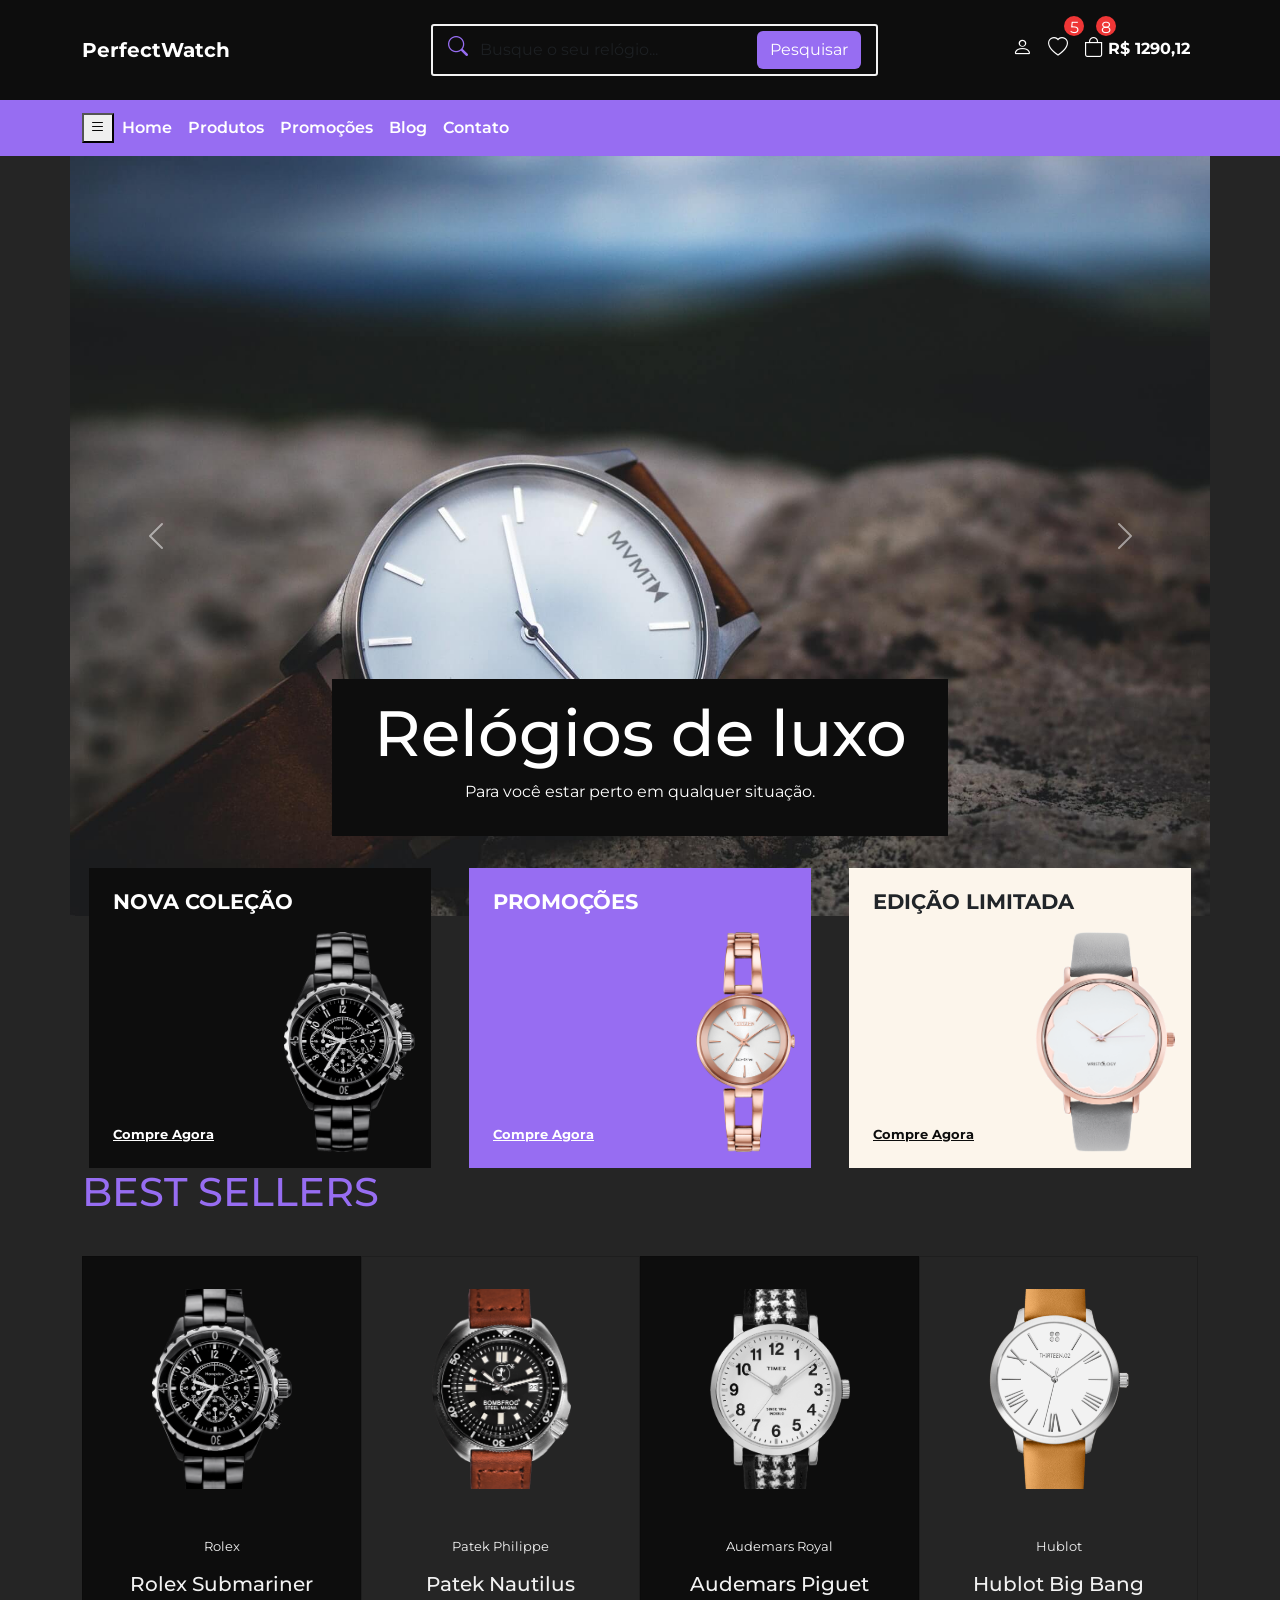
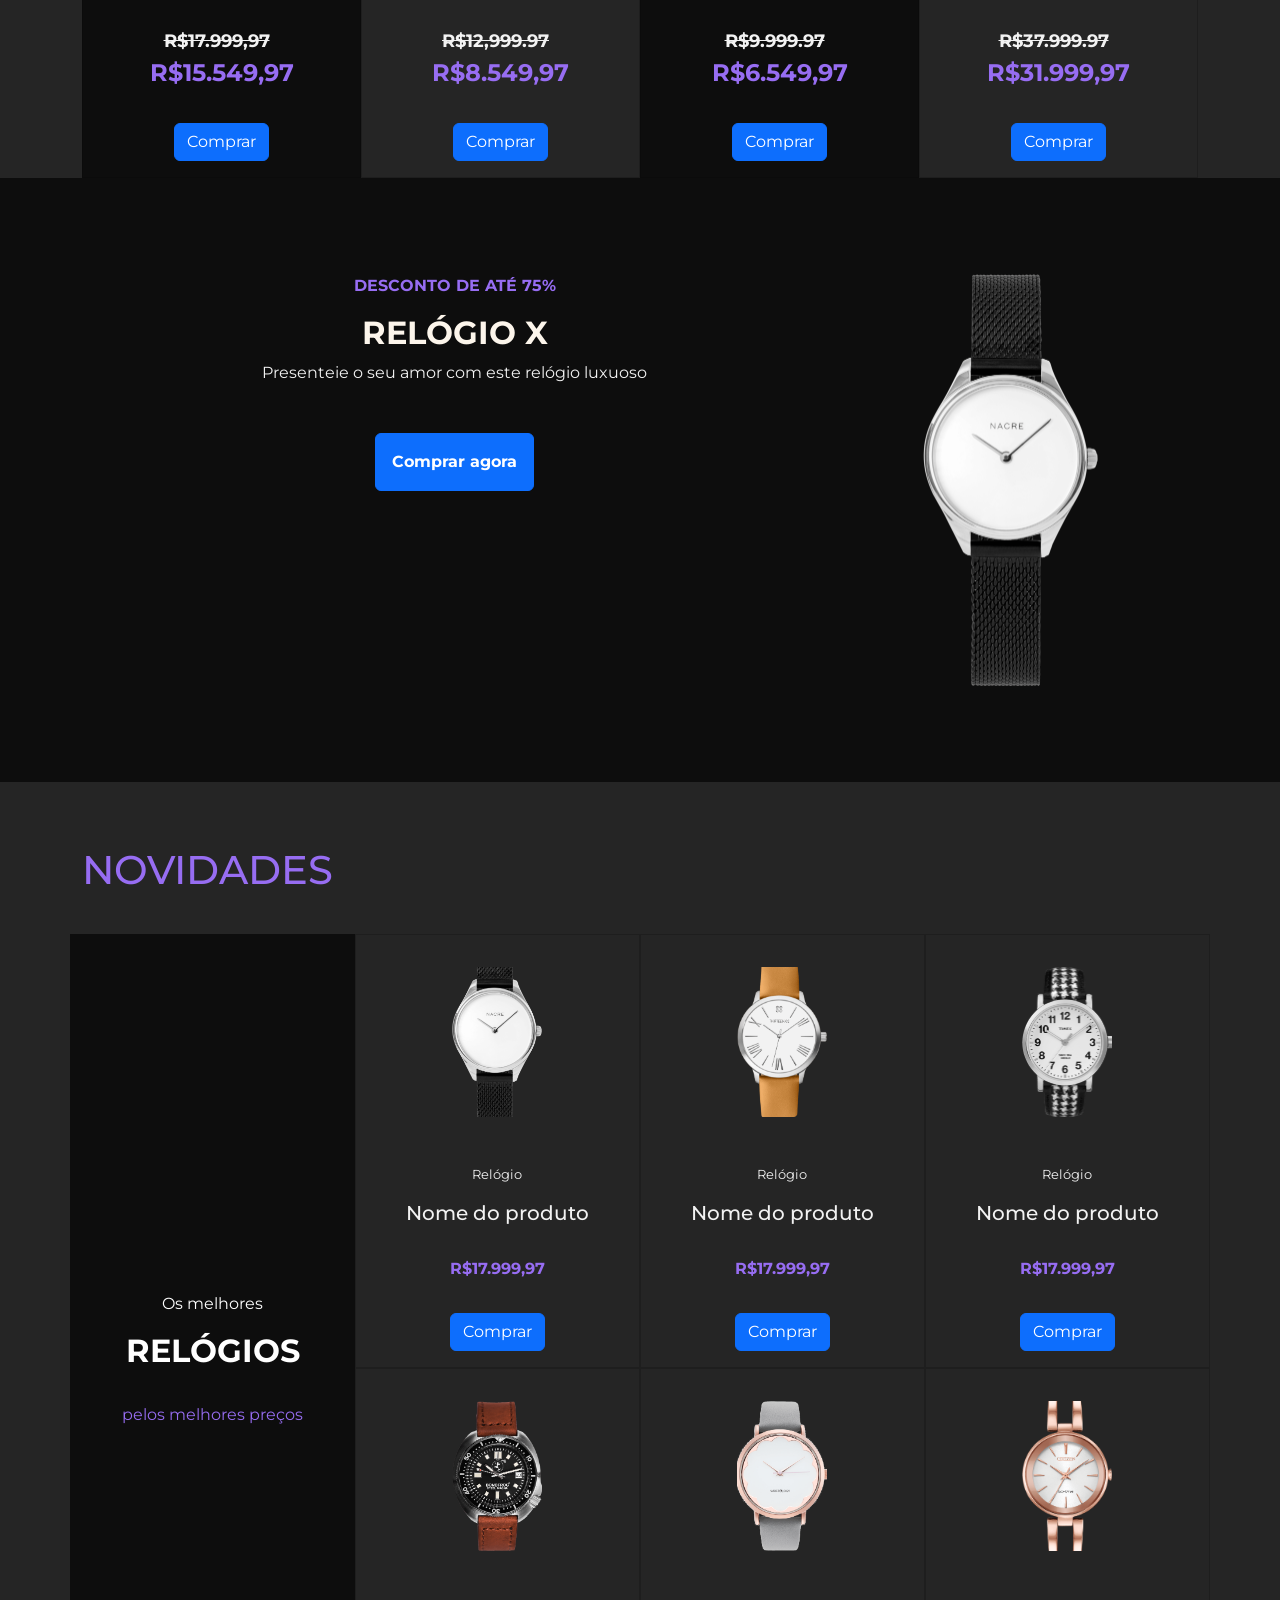
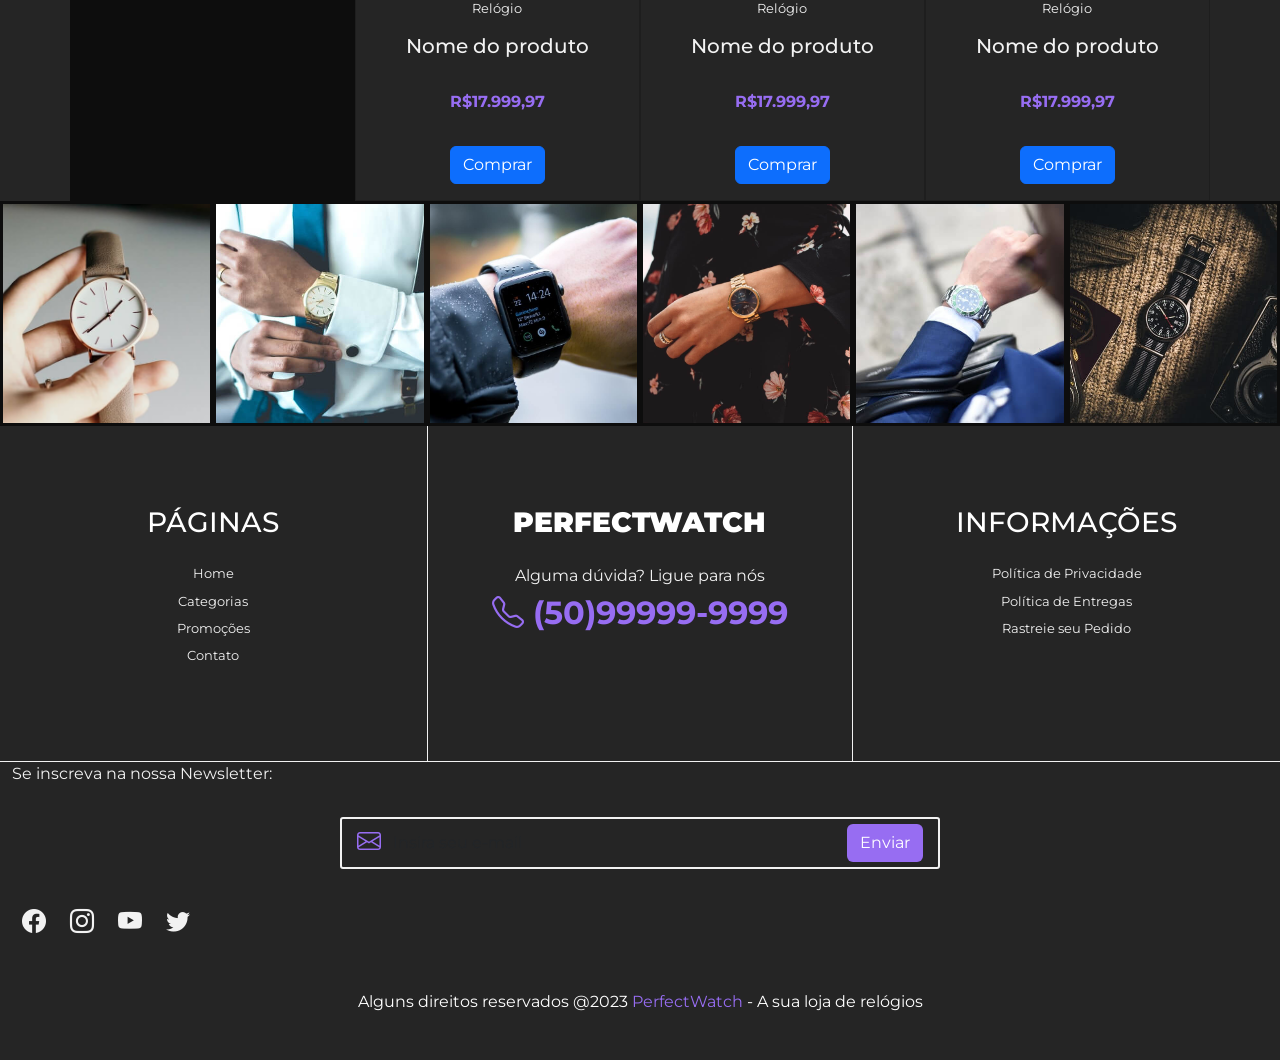
<file: ex12_projeto-perfectwatch_Alunos/PerfectWatch (Completo)/index.html>
<!DOCTYPE html>
<html lang="pt-br">
<head>
  <meta charset="UTF-8">
  <meta http-equiv="X-UA-Compatible" content="IE=edge">
  <meta name="viewport" content="width=device-width, initial-scale=1.0">
  <title>PerfectWatch</title>

  <!-- Favicon -->
  <link rel="shortcut icon" href="img/favicon.ico" type="image/x-icon">

  <!-- Google fonts -->
  <link rel="preconnect" href="https://fonts.googleapis.com">
  <link rel="preconnect" href="https://fonts.gstatic.com" crossorigin>
  <link href="https://fonts.googleapis.com/css2?family=Montserrat:ital,wght@0,100;0,200;0,300;0,400;0,500;0,600;0,700;0,800;0,900;1,100;1,200;1,300;1,400;1,500;1,600;1,700;1,800;1,900&display=swap" rel="stylesheet">

  <!-- Link (Bootstrap) -->
  <link href="https://cdn.jsdelivr.net/npm/bootstrap@5.3.1/dist/css/bootstrap.min.css" rel="stylesheet" integrity="sha384-4bw+/aepP/YC94hEpVNVgiZdgIC5+VKNBQNGCHeKRQN+PtmoHDEXuppvnDJzQIu9" crossorigin="anonymous">
 
  <!-- Link para (Bootstrap Icons) -->
  <link rel="stylesheet" href="https://cdn.jsdelivr.net/npm/bootstrap-icons@1.10.5/font/bootstrap-icons.css">

  <!-- Link CSS (Próprio) -->
  <link rel="stylesheet" href="css/styles.css">

  <!-- JavaScript Bundle with Popper -->
  <script src="https://cdn.jsdelivr.net/npm/bootstrap@5.3.1/dist/js/bootstrap.bundle.min.js" integrity="sha384-HwwvtgBNo3bZJJLYd8oVXjrBZt8cqVSpeBNS5n7C8IVInixGAoxmnlMuBnhbgrkm" crossorigin="anonymous" defer></script>
 
</head>
<body>
  <!-- NAVBAR -->
  <!-- Primeira Barra de Navegação -->
  <nav class="navbar navbar-expand-lg destaque py-4 px-2" id="navbar">
    <div class="container">
      <!-- Marca ou Logo -->
      <a class="navbar-brand" href="#">PerfectWatch</a>

      <!-- Itens da barra de navegação -->
      <div id="navbar-items">
        <div></div>

        <!-- Formulário de Busca -->
        <form class="d-flex" id="search-form">
          <i class="bi bi-search primary-color"></i>
          <input class="form-control me-2" type="search" placeholder="Busque o seu relógio..." aria-label="Search">
          <button class="btn secondary-bg-color" type="submit">Pesquisar</button>
        </form>

        <!-- Ícones da barra de navegação -->
        <ul class="navbar-nav mb-2 mb-lg-0">
          <li class="nav-item">
            <a class="nav-link" href="#">
              <i class="bi bi-person"></i>
            </a>
          </li>
          <li class="nav-item">
            <a class="nav-link" href="#">
              <i class="bi bi-heart"></i>
            </a>
            <span class="qty-info">5</span>
          </li>
          <li class="nav-item" id="bag-item">
            <a class="nav-link" href="#">
              <i class="bi bi-bag"></i>
              <b>R$ 1290,12</b>
            </a>
            <span class="qty-info">8</span>
          </li>
        </ul>
      </div>
    </div>
  </nav>

  <!-- Barra de Navegação Inferior -->
  <nav class="navbar navbar-expand-lg secondary-bg-color p-2" id="bottom-navbar-container">
    <div class="container">
      <!-- Botão para mostrar/esconder o menu -->
      <button class="mnavbar-toggler" type="button" data-bs-toggle="collapse" data-bs-target="#bottom-navbar" aria-controls="bottom-navbar" aria-expanded="false" aria-label="Toggle navigation">
        <i class="bi bi-list"></i>
      </button>

      <!-- Itens do menu de navegação inferior -->
      <ul class="navbar-nav mb-2 mb-lg-0 collapse navbar-collapse" id="bottom-navbar">
        <li class="bav-item sobre">
          <a class="nav-link" href="#">
            Home
          </a>
        </li>
        <li class="bav-item sobre">
          <a class="nav-link" href="#">
            Produtos
          </a>
        </li>
        <li class="bav-item sobre">
          <a class="nav-link" href="#">
            Promoções
          </a>
        </li>
        <li class="bav-item sobre">
          <a class="nav-link" href="#">
            Blog
          </a>
        </li>
        <li class="bav-item sobre">
          <a class="nav-link" href="#">
            Contato
          </a>
        </li>
      </ul>
    </div>
  </nav>



  <!-- BANNERS -->
  <div class="container" id="banners-container">
    <div id="slider" class="carousel slide" data-bs-ride="carousel">
      <div class="carousel-inner">
        <!-- Primeiro slide do carousel -->
        <div class="carousel-item active">
          <img src="img/banner1.jpg" class="d-block w-100 img-fluid" alt="...">
          <div class="carousel-caption destaque">
            <h5>Relógios de luxo</h5>
            <p>Para você estar perto em qualquer situação.</p>
          </div>
        </div>
        <!-- segundo slide do carousel -->
        <div class="carousel-item">
          <img src="img/banner3.jpg" class="d-block w-100 img-fluid" alt="...">
          <div class="carousel-caption destaque">
            <h5>Linha Importada</h5>
            <p>Conheça os melhores relógios suíços, com pronta entrega.</p>
          </div>
        </div>
      </div>
      <!-- Botões de controle para navegar entre slides -->
      <button class="carousel-control-prev" type="button" data-bs-target="#slider" data-bs-slide="prev">
        <span class="carousel-control-prev-icon" aria-hidden="true"></span>
        <span class="visually-hidden">Previous</span>
      </button>
      <button class="carousel-control-next" type="button" data-bs-target="#slider" data-bs-slide="next">
        <span class="carousel-control-next-icon" aria-hidden="true"></span>
        <span class="visually-hidden">Next</span>
      </button>
    </div>

    <!-- MINI BANNERS -->
    <div class="container" id="mini-banners">
      <!-- Linha de mini banners -->
       <div class="row justify-content-around">
        <!-- Mini banner 1 -->
        <div class="col-12 dark-bg-color" id="mini-banner-1">
          <h2>Nova Coleção</h2>
          <img src="img/relogio1.png" alt="Relógio 1">
          <a href="#">Compre Agora</a>
        </div>
        <!-- Mini banner 2 -->
        <div class="col-12 secondary-bg-color" id="mini-banner-2">
          <h2>Promoções</h2>
          <img src="img/relogio2.png" alt="Relógio 2">
          <a href="#">Compre Agora</a>
        </div>
        <!-- Mini banner 3 -->
        <div class="col-12 light-bg-color" id="mini-banner-3">
          <h2 class="text-dark">Edição limitada</h2>
          <a href="#">Compre Agora</a>
          <img src="img/relogio3.png" alt="Relógio 3">
        </div>
      </div>
    </div>
  </div>


  <!-- BEST SELLERS -->

  <div class="container" id="best-sellers">
    <!-- Titulo da seção -->
     <h2 class="title primary-color">Best Sellers</h2>

    <!-- Linha com os produtos best sellers -->
    <div class="row">
      <!-- Primeiro produto -->
      <div class="col-12 col-md-3">
        <div class="card destaque">
          <img src="img/relogio1.png" class="card-img-top img-fluid" alt="Relógio">
          <div class="card-body">
            <!-- Categoria do produto -->
            <p class="card-category secondary-color">Rolex</p>
            <!-- Título do produto -->
            <h5 class="card-title secondary-color">Rolex Submariner</h5>
            <p class="card-text primary-color">
              <!-- Preço original e preço com desconto do produto -->
              <span class="original-price">R$17.999,97</span>
              <span class="discount-price">R$15.549,97</span>
            </p>
            <!-- Botão de compra do produto -->
            <a href="#" class="btn btn-primary">Comprar</a>
          </div>
        </div>
      </div>
      <!-- Segundo produto -->
      <div class="col-12 col-md-3">
        <div class="card primary-bg-color">
          <img src="img/relogio4.png" class="card-img-top img-fluid" alt="Relógio">
          <div class="card-body">
            <!-- Categoria do produto -->
            <p class="card-category secondary-color">Patek Philippe</p>
            <!-- Título do produto -->
            <h5 class="card-title secondary-color">Patek Nautilus</h5>
            <p class="card-text primary-color">
              <!-- Preço original e com desconto -->
              <span class="original-price">R$12,999.97</span>
              <span class="discount-price">R$8.549,97 </span>
            </p>
            <!-- Bootão de compra -->
            <a href="#" class="btn btn-primary">Comprar</a>
          </div>
        </div>
      </div>
      <!-- terceiro produto -->
      <div class="col-12 col-md-3">
        <div class="card destaque">
          <img src="img/relogio5.png" class="card-img-top img-fluid" alt="Relógio">
          <div class="card-body">
            <!-- Categoria do produto -->
            <p class="card-category secondary-color">Audemars Royal</p>
            <!-- Título do produto -->
            <h5 class="card-title secondary-color">Audemars Piguet</h5>
            <p class="card-text primary-color">
              <!-- Preço original e com desconto -->
              <span class="original-price">R$9.999.97</span>
              <span class="discount-price">R$6.549,97 </span>
            </p>
            <!-- Bootão de compra -->
            <a href="#" class="btn btn-primary">Comprar</a>
          </div>
        </div>
      </div>
      <!-- quarto produto -->
      <div class="col-12 col-md-3">
        <div class="card primary-bg-color">
          <img src="img/relogio6.png" class="card-img-top img-fluid" alt="Relógio">
          <div class="card-body">
            <!-- Categoria do produto -->
            <p class="card-category secondary-color">Hublot</p>
            <!-- Título do produto -->
            <h5 class="card-title secondary-color">Hublot Big Bang</h5>
            <p class="card-text primary-color">
              <!-- Preço original e com desconto -->
              <span class="original-price">R$37.999.97</span>
              <span class="discount-price">R$31.999,97 </span>
            </p>
            <!-- Bootão de compra -->
            <a href="#" class="btn btn-primary">Comprar</a>
          </div>
        </div>
      </div>
    </div>
  </div>


  <!-- BANNER DESTAQUE -->

  <div class="container-fluid" id="bottom-banner">
    <div class="row">
      <!-- Coluna para texto -->
      <div class="col-12 col-md-8">
      <!-- Subtítulo da oferta -->
      <p class="primary-color offer-subtitle">Desconto de até 75%</p>
      <!-- Título do banner -->
      <h2 class="light-color">Relógio X</h2>
      <!-- Descrição do banner -->
      <p class="secondary-color">Presenteie o seu amor com este relógio luxuoso</p>
      <!-- Botão de ação -->
      <a href="#" class="btn btn-primary">Comprar agora</a>
      </div>
      <!-- Coluna para imagem -->
      <div class="col-12 col-md-4">
        <img src="img/relogio7.png" alt="relogio 7">
      </div>
    </div>
  </div>

 
<!-- NOVIDADES (New Products) -->

<div class="container" id="new-products">
  <!-- Título da seção -->
   <h2 class="title primary-color">Novidades</h2>

   <!-- Linha com conteúdo da seção  -->
  <div class="row">
    <!-- Coluna para o banner de novidades (apenas em telas maiores) -->
    <div class="col-12 col-md-3 d-none d-md-flex" id="new-products-banner">
      <!-- Subtítulo do banner -->
      <p class="secondary color">Os melhores</p>
      <!-- Título do banner -->
       <h3>Relógios</h3>
       <!-- Descrição do banner -->
        <p class="primary-color">pelos melhores preços</p>
    </div>
    <!-- Coluna principal para os produtos -->
    <div class="col-12 col-md-9">
      <!-- Linha para os cards de produtos -->
      <div class="row">
        <!-- Primeiro produto -->
        <div class="col-12 col-md-4">
          <div class="card primary-bg-color">
          <!-- Imagem do produto -->
          <img src="img/relogio7.png" class="card-img-top img-fluid" alt="relogio">
          <div class="card-body">
            <!-- Categoria do produto -->
            <p class="card-category secondary-color">Relógio</p>
            <!-- Título do produto -->
            <h5 class="card-title secondary-color">Nome do produto</h5>
            <!-- Preço do produto -->
            <p class="card-text primary-color">R$17.999,97</p>
            <!-- Botão de compra -->
            <a href="#" class="btn btn-primary">Comprar</a>
          </div>
        </div>
      </div>
    <!-- Segundo produto -->
    <div class="col-12 col-md-4">
          <div class="card primary-bg-color">
            <img src="img/relogio6.png" class="card-img-top img-fluid" alt="relogio">
            <div class="card-body">
              <p class="card-category secondary-color">Relógio</p>
              <h5 class="card-title secondary-color">Nome do produto</h5>
              <p class="card-text primary-color">R$17.999,97</p>
              <a href="#" class="btn btn-primary">Comprar</a>
          </div>
        </div>
      </div>
    <!-- terceiro produto -->
    <div class="col-12 col-md-4">
          <div class="card primary-bg-color">
            <img src="img/relogio5.png" class="card-img-top img-fluid" alt="relogio">
            <div class="card-body">
              <p class="card-category secondary-color">Relógio</p>
              <h5 class="card-title secondary-color">Nome do produto</h5>
              <p class="card-text primary-color">R$17.999,97</p>
              <a href="#" class="btn btn-primary">Comprar</a>
          </div>
        </div>
      </div>
    <!-- quarto produto -->
    <div class="col-12 col-md-4">
          <div class="card primary-bg-color">
            <img src="img/relogio4.png" class="card-img-top img-fluid" alt="relogio">
            <div class="card-body">
              <p class="card-category secondary-color">Relógio</p>
              <h5 class="card-title secondary-color">Nome do produto</h5>
              <p class="card-text primary-color">R$17.999,97</p>
              <a href="#" class="btn btn-primary">Comprar</a>
          </div>
        </div>
      </div>
    <!-- quinto produto -->
    <div class="col-12 col-md-4">
          <div class="card primary-bg-color">
            <img src="img/relogio3.png" class="card-img-top img-fluid" alt="relogio">
            <div class="card-body">
              <p class="card-category secondary-color">Relógio</p>
              <h5 class="card-title secondary-color">Nome do produto</h5>
              <p class="card-text primary-color">R$17.999,97</p>
              <a href="#" class="btn btn-primary">Comprar</a>
          </div>
        </div>
      </div>
    <!-- sexto produto -->
    <div class="col-12 col-md-4">
          <div class="card primary-bg-color">
            <img src="img/relogio2.png" class="card-img-top img-fluid" alt="relogio">
            <div class="card-body">
              <p class="card-category secondary-color">Relógio</p>
              <h5 class="card-title secondary-color">Nome do produto</h5>
              <p class="card-text primary-color">R$17.999,97</p>
              <a href="#" class="btn btn-primary">Comprar</a>
          </div>
        </div>
      </div>
    </div>
  </div>
</div>
</div>


  <!-- GALLERY -->

  <div class="container-fluid" id="gallery">
    <div class="row">
      <!-- Colunas para as imagens da galeria -->
      <div class="col-6 col-md-2 image-container" id="insta1"></div>
      <div class="col-6 col-md-2 image-container" id="insta2"></div>
      <div class="col-6 col-md-2 image-container" id="insta3"></div>
      <div class="col-6 col-md-2 image-container" id="insta4"></div>
      <div class="col-6 col-md-2 image-container" id="insta5"></div>
      <div class="col-6 col-md-2 image-container" id="insta6"></div>
    </div>
  </div>

  <!-- FOOTER -->
  <footer id="footer">
    <div class="container-fluid" id="footer-links-container">
      <div class="row">
        <!-- Coluna para links de páginas -->
        <div class="col-12 col-md-4 footer-column">
          <h3>Páginas</h3>
          <!-- Lista de links de páginas -->
           <ul class="list-unstyled">
            <li class="mb-2"><a href="#" class="secondary-color">Home</a></li>
            <li class="mb-2"><a href="#" class="secondary-color">Categorias</a></li>
            <li class="mb-2"><a href="#" class="secondary-color">Promoções</a></li>
            <li class="mb-2"><a href="#" class="secondary-color">Contato</a></li>
           </ul>
        </div>
        <div class="col-12 col-md-4 footer-column" id="footer-center">
          <h3>PerfectWatch</h3>
          <p class="secondary-color">Alguma dúvida? Ligue para nós</p>
          <p class="store-phone"><i class="bi bi-telephone"></i> (50)99999-9999</p>
        </div>
        <div class="col-12 col-md-4 footer-column">
          <h3>Informações</h3>
          <ul class="list-unstyled">
            <li class="mb-2"><a href="#" class="secondary-color">Política de Privacidade</a></li>
            <li class="mb-2"><a href="#" class="secondary-color">Política de Entregas</a></li>
            <li class="mb-2"><a href="#" class="secondary-color">Rastreie seu Pedido</a></li>
          </ul>
        </div>
      </div>
    </div>
    <!-- Seção para a newsletter -->
    <div class="container-fluid" id="newsletter-container">
      <div class="col-12">
      <div class="row">
        <p class="secondary-color">Se inscreva na nossa Newsletter:</p>
        <!-- Formulário para inscrição na newsletter -->
        <form class="d-flex" id="news-form">
          <i class="bi bi-envelope primary-color"></i>
          <input class="form-control me-2" placeholder="Insira seu e-mail">
          <button class="btn secondary-bg-color" type="submit">Enviar</button>
        </form>
      </div>
    </div>
    <!-- Ícones de redes sociais -->
    <div class="col-12" id="social-container">
      <i class="bi bi-facebook"></i>
      <i class="bi bi-instagram"></i>
      <i class="bi bi-youtube"></i>
      <i class="bi bi-twitter"></i>
    </div>
  </div>
  <!-- Texto de direitos autorais -->
  <div class="container" id="copy-container">
    <p>Alguns direitos reservados @2023 <span class="primary-color">PerfectWatch</span> - A sua loja de relógios</p>
  </div>
</footer>
</body>
</html>
</file>
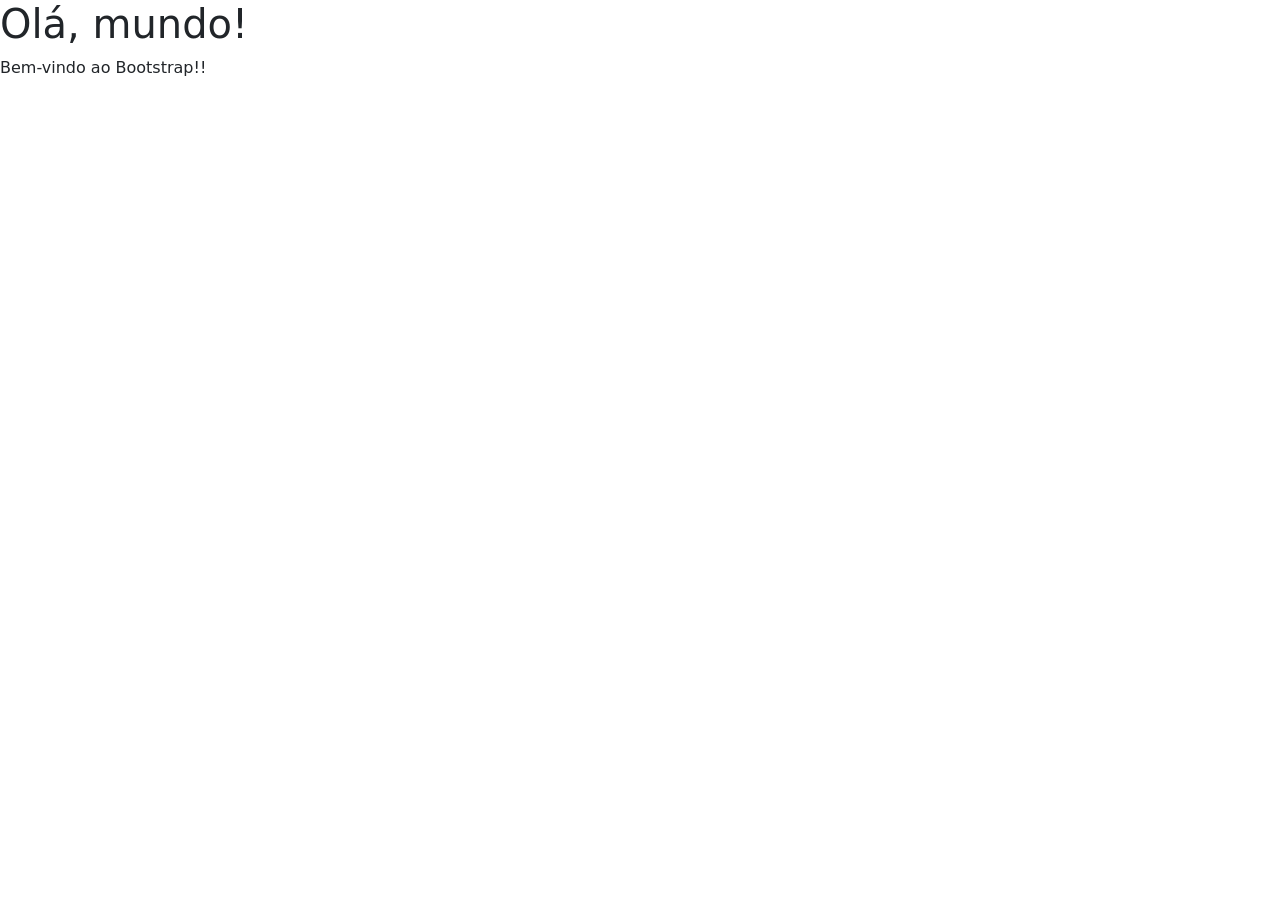
<file: ex1_instalacao-cdn/ex1.html>
<!DOCTYPE html>
<html lang="pt-br">
<head>
    <meta charset="UTF-8">
    <meta name="viewport" content="width=device-width, initial-scale=1.0">
    <title>Introdução ao Bootstrap</title>

   <!--link para Bootstrap-->
<link href="https://cdn.jsdelivr.net/npm/bootstrap@5.3.8/dist/css/bootstrap.min.css" rel="stylesheet" integrity="sha384-sRIl4kxILFvY47J16cr9ZwB07vP4J8+LH7qKQnuqkuIAvNWLzeN8tE5YBujZqJLB" crossorigin="anonymous">
<script src="https://cdn.jsdelivr.net/npm/bootstrap@5.3.8/dist/js/bootstrap.bundle.min.js" integrity="sha384-FKyoEForCGlyvwx9Hj09JcYn3nv7wiPVlz7YYwJrWVcXK/BmnVDxM+D2scQbITxI" crossorigin="anonymous"></script>

</head>
<body>

  <h1>Olá, mundo!</h1>
  <p>Bem-vindo ao Bootstrap!!</p>

</body>
</html>
</file>
<file: ex12_projeto-perfectwatch_Alunos/PerfectWatch (Completo)/css/styles.css>
/* Define uma fonte padão para todos os elementos */
* {
    font-family: 'montserrat', sans-serif;
}

/* Estilos gerais para o corpo da página */
body {
    background-color: #252525;  /* Cor de fondo do corpo*/
    color: #fff; /* Cor texto*/
}

/* Classes para diferentes cores de fundo */
.primary-bg-color {
    background-color: #252525;
}
.destaque {
    background-color: #0d0d0d;
}
.secondary-bg-color {
    background-color: #976df2;
}
.light-bg-color {
    background-color: #fcf5eb;
}
.dark-bg-color {
    background-color: #0d0d0d;
}

/* Classes para diferentes cores de texto */
.primary-color {
    color:#976df2;
}
.secondary-color {
    color:#f2f2f2;
}
.light-color {
    color:#fcf5eb
}

/* ------------------------------- */
/* Estilos para a barra de navegação (navbar) */

/* Ajusta a direção e alinhamento dos itens da barra de navegação */
#navbar .navbar-nav li {
    flex-direction: row;
    justify-content: flex-end;
}

/* Define margem á esquerda para os itens da barra de navegação */
#navbar li {
    position: 1em;
}

/* Define a cor do texto e links na barra de navegação */
#navbar a,
#navbar button {
    color: #fff;
}

/* Ajusta a possição dos itens da barra de navegação */
#navbar li {
    position: relative;
}

/* Define estilo para ícones ne barra de navegação */
#navbar i {
    font-size: 20px;
}

/* Define estilo de cor quando o mouse passa sobre os ícones */
#navbar i:hover {
    color: #976df2;
}

/* Define estilo para caixa com número (ex: quantidade de itens) */
#navbar span {
    position: absolute;
    top: -8px;
    right: -8px;
    width: 20px;
    height: 20px;
    border-radius: 50%;
    background-color: #Ef3636;
    text-align: center;
}

/* Posiciona a caixa com número no item de sacola de compras */
#bag-item span {
    left: 20px;
}

/* Estilo para a marca/logo na barra de navegação */
.navbar-brand{
    font-weight: 700;
    width: 100%;
    text-align: center;
}
  
/* Estilo de hover para links 'sobre' */
.sobre a:hover {
    color: #0d0d0d !important; /*Importante para sobrepor outros estilos*/
}

/* Ajusta estilo quando a largura da tela é maior que 765px */
@media(min-width: 768px) {
    .navbar-brand {
        text-align: left;
    }
}

/* Ajusta espaçamento entre itens da barra de navegação */
#navbar-items {
    justify-content: space-between;
}

/* Ajusta espaçamento quando a largura da tela é maior que 768px */
@media(min-width: 768px) {
    #navbar-items {
        display: flex;
        min-width: 80%;
    }
}

/* Estilos para fomulários de busca e newsletter */
#sarch-form,
#news-form {
    width: 100%;
    margin: 2em 0;
}

/* Ajusta largura e margem quando a largura da tela é maior que 768px*/
@media(min-width: 768px) {
    #search-form,
    #news-form{
        width: 50%;
        margin: 0;
    }
}

/* Estilos para campos de input em formulários */
#search-form,
#news-form {
    border: 2px solid #f2f2f2;
    border-radius: 3px;
    padding: 5px 15px;
}

/* Estilo para compos de input quando focados */
#search-form input,
#news-form input {
    background-color: transparent;
    border: none;
    color: #fff;
}

/* Estilos para campos de input quando focados */
#search-form input:focus,
#news-form input:focus {
    box-shadow: none;
}

/* Estilos para placeholders em campos de input */
#search-form input::placeholder
#news-form input::placeholder {
    color: #fff;
}

/* ------------------------------------------ */
/* Estilos para a barra de navegação inferior (bottom-navbar) */

/* Ajusta para a barra de navegação inferior (bottom-navbar) */
#bottom-navbar-container .container {
    justify-content: flex-end;
}

/* Define cor do texto e links na barra de navegação inferior*/
#bottom-navbar-container a {
    color: #fff;
    font-weight: 600;
}

/* Define tamanho do ícone do botão para mostrar/esconder o menu */
.navbar-toggler {
    font-size: 1.5em;
}

/* __________________________________________________ */
/* Estilo para os banners */

/* Define espaçamento interno para o contêiner de banners */
#banners-container {
    padding: 0;
}

/* Posicionamento e espaçmaento para a legenda do carousel */
.carousel-caption {
    bottom: 5em;
    padding: 1em;
    left: 12%
}

/* Estilos para o título na legenda do carousel */
.carousel-caption h5 {
    font-size: 1.8em;
}

/* Media query para telas com largura mínima de 768px */
@media(min-width: 768px) {
    /* Ajusta altura dos itens do carousel e imagens */
    #slider .carousel-item,
    #slider img {
        height: 600 px;
    }

    /* Ajusta posicionamento e espaçamento da legenda do carousel */
    .carousel-caption {
        left: 23%;
        right: 23%;
    }

    /* Ajusta tamanho do título na legenda do carousel */
    .carousel-caption h5 {
        font-size: 4em;
    }
}

/* Estilos para os mini banners */
/* Ajusta margem superior para sobrepor os banners principais */
#mini-banners {
    margin-top: -3em;
    z-index: 10;
}

/* Estilo para as colunas dos mini banners */
#mini-banners .col-12 {
    z-index: 1;
    height: 300px;
    padding: 1.5em;
    position: relative;
    display: flex;
    flex-direction: column;
    justify-content: space-between;
}

/* Media query para telas com largura mínima de 768px */
@media(min-width: 768px) {
    /* Ajusta largura máxima das colunas dos mini banners */
    #mini-banners .col-12 {
        max-width: 30%
    }

    /* Ajusta tamanho do título nos mini banners */
    #mini-banners .col-12 h2 {
        font-size: 2.2em;
    }
}

/* Estilos para título nos mini banners */
#mini-banners .col-12 h2 {
    text-transform: uppercase;
    max-width: 50 px;
    font-size: 1.3em;
    font-weight: 700;
    line-height: 1em;
}

/* Estilos para as imagens nos mini banners */
#mini-banners .col-12 img {
    height: 220px;
    position: absolute;
    right: 1rem;
    bottom: 1rem;
}

/*Estilos para links nos mini banners */
#mini-banners .col-12 a {
    font-weight: bold;
    color: #fff;
    font-size: .8rem;
    transition: .5s;
}

/*Estilo de hover para links nos mini banners */
#mini-banners .col-12 a:hover {
    color: #0d0d0d
}

/* Estilos específicos para o primeiro mini banner */
#mini-banners #mini-banner-1 a:hover {
    color: #976DF2;
}

/* Estilos específicos para o terceiro mini banner */
#mini-banners #mini-banner-3 a {
    color: #0D0D0D;
}

/* Estilos de hover específicos para o terceiro mini banner */
#mini-banners #mini-banner-3 a:hover {
    color: #976DF2;
}

/*___________________________________________________*/
/* BEST SELLERS */

/* Define altura e ajusta o redimensionamento das imagens nos cartões */
.card-img-top {
    height: 200px;
    object-fit: cover;
}
/* Define espaçamento interno para a seçãode best sellers */
#best-selllers {
    padding: 4em 0;
}

/* Remove margens horizontais para a linha de produtos */
#best-sellers .row {
    margin: 0;
}

/* Ajusta o espaçamento interno das colunas dos produtos */
#best-sellers .col-md-3 {
    padding: 0;
}

/* Estilos para o título da seção */
.title {
    text-transform: uppercase;
    font-size: 900;
    font-size: 2.5em;
    margin-bottom: 1em;
    text-align: center;
}

/* Media query para telas com largura mínima de 768px */
@media(min-width: 768px) {
    /* Ajusta o alinhamento do título para a esquerda */
    .title {
        text-align: left;
    }
}

/* Estilos para os preços */
.original-price {
    font-size: 18px;
    color: #F2F2F2;
    text-decoration: line-through;
    margin-right: 10px;
}
.discount-price {
    font-size: 24px;
    color: #976DF2; /* Cor destacada para  o preço mais baixo */
}

/* Estilos para os cartões de produtos */
.card {
    text-align: center;
    border-radius: 0;
}

/* ajusta o tamanho da imagem nos cartões */
.card img {
    width: 140px;
    margin: 2em auto;
}

/* Estilos para a categoria do produto nos cartões */
.card .card-category {
    font-size: .8rem;
}

/* Estilos para o texto nos cartões */
.card .card-text {
    margin:2em 0;
    font-weight: bold;
}

/* Estilos para os botões de compra */
.bnt {
    background-color: transparent;
    border-color: #976DF2;
}

/* Estilos de hover para os botões de compra */
.bnt:hover {
    background-color: #976DF2;
    border-color: #976DF2;
}

/* ____________________ */
/* BOTTOM BANNER */

/* Define cor de fundo, espaçamento interno e margens para o banner */
#bottom-banner {
    background-color: #0D0D0D;
    padding: 6em;
    margin-bottom: 4em;
    text-align: center;
}

/* Define estilo para subtítulo da oferta e título */
#bottom-banner .offer-subtitle,
#bottom-banner h2 {
    text-transform: uppercase;
    font-weight: bold;
}

/* Define estilo para o botão */
#bottom-banner .btn {
    margin: 2em;
    font-weight: bold;
    padding: 1em;
}

/* Define tamanho máximo para a imagem */
#bottom-banner img {
    max-width: 175px;
}

/*_____________________________________________________*/
/* (Novidades) NEW PRODUCTS */

/* Define margem inferior para a seção de Novidades */
#mew-products {
    margin-bottom: 5rem;
}

/* Estilos para o banner de Novidades */
#new-products-banner {
    display: flex;
    flex-direction: column;
    justify-content: center;
    align-items: center;
    background-color: #0D0D0D; 
}

/* Estilo para o titulo do banner de Novidades */
#new-products-banner h3 {
    text-transform: uppercase;
    font-weight: bold;
    margin-bottom: 2rem;
    font-size: 2rem;
}

/* Ajusta o espaçamento interno das colunas dos produtos */
#new-products .col-md-4 {
    padding: 0;
}

/* Define tamanho e margens para as imagens nos cartões de produtos */
#new-products .card img {
    height: 150px;
    width: 90px;
    margin: 2em auto;
}

/* GALLERY */

/* Estilos para os containers das imagens */
#gallery .image-container {
    background-size: cover;
    background-position: center;
    height: 225px;
    cursor: pointer;
    transition: .5s;
    border: 3px solid #0D0D0D;
}

/* Estilos ao passar o mouse sobre as imagens */
#gallery .image-container:hover {
    border-color: #976DF2;
}

/* Define a imagem de fundo para cada container */
#insta1 {
    background-image: url(../img/insta1.jpg);
}

#insta2 {
    background-image: url(../img/insta2.jpg);
}

#insta3 {
    background-image: url(../img/insta3.jpg);
}

#insta4 {
    background-image: url(../img/insta4.jpg);
}

#insta5 {
    background-image: url(../img/insta5.jpg);
}

#insta6 {
    background-image: url(../img/insta6.jpg);
}


/* FOOTER */

/* Estilos para a linha que separa os links do rodapé */
#footer-links-container {
    border-bottom: 1px solid #F2F2F2;
}

/* Estilos para as colunas no rodapé */
#footer .footer-column {
    padding: 2em;
    flex-direction: column;
    align-items: center;
    justify-content: center;
    text-align: center;
}

/* Estilos para as colunas do rodapé em telas maiores */
@media(min-width: 795px) {
    #footer .footer-column {
        padding: 5em 2em;
    }
}

/* Estilos para os títulos das colunas de links no rodapé */
#footer-links-container h3 {
    margin-bottom: 25px;
    text-transform: uppercase;
}

/* Estilos para os itens de lista nos links do rodapé */
#footer-links-container li {
    font-size: .8em;
    text-align: center;
}

/* Estilos para os links nos itens do rodapé */
#footer-links-container li a {
    text-decoration: none;
}

/* Estilos ao passar o mouse sobre os links nos itens de lista do rodapé */
#footer-links-container li a:hover {
    color: #976DF2;
}

/* Estilos para a coluna central do rodapé */
#footer-center {
    border-left: 1px solid #F2F2F2;
    border-right: 1px solid #F2F2F2;
}

/* Estilos para o título da coluna central no rodapé */
#footer-center h3 {
    font-weight: 900;
}

/* Estilos para o número de telefone na coluna central do rodapé */
#footer-center .store-phone {
    color: #976DF2;
    font-weight: bold;
    font-size: 2rem;
    margin-top: -15px;
}


/* NEWS */

/* Estilos para o container da seção de newsletter */
#nresletter-container {
    background-color: #0D0D0D;
    border-bottom: 1px solid #F2F2F2;
    text-align: center;
    padding: 20px;
}

/* Estilos para o formulário de inscrição na newsletter */
#news-form {
    max-width: 600px;
    margin: 15px auto;
}

/* Estilos para o ícone no formulário de inscrição */
#news-form i {
    font-size: 1.5em;
}

/* Estilos para o botão no formulário de inscrição */
#news-form .btn {
    color: #FFF;
}

/* Estilos para o container das redes sociais */
#social-container {
    margin: 20px auto;
}

/* Estilos para os ícones de redes sociais */
#social-container i {
    font-size: 1.5em;
    margin: 10px;
    cursor: pointer;
    color: #F2F2F2;
    transition: .3s;
}

/* Estilos ao passar o mouse sobre os ícones de redes sociais */
#social-container i:hover {
    color: #976DF2;
}


/* COPY */

/* Estilos para o container de direitos autorais */
#copy-container {
    text-align: center;
    padding: 30px;
}
</file>
